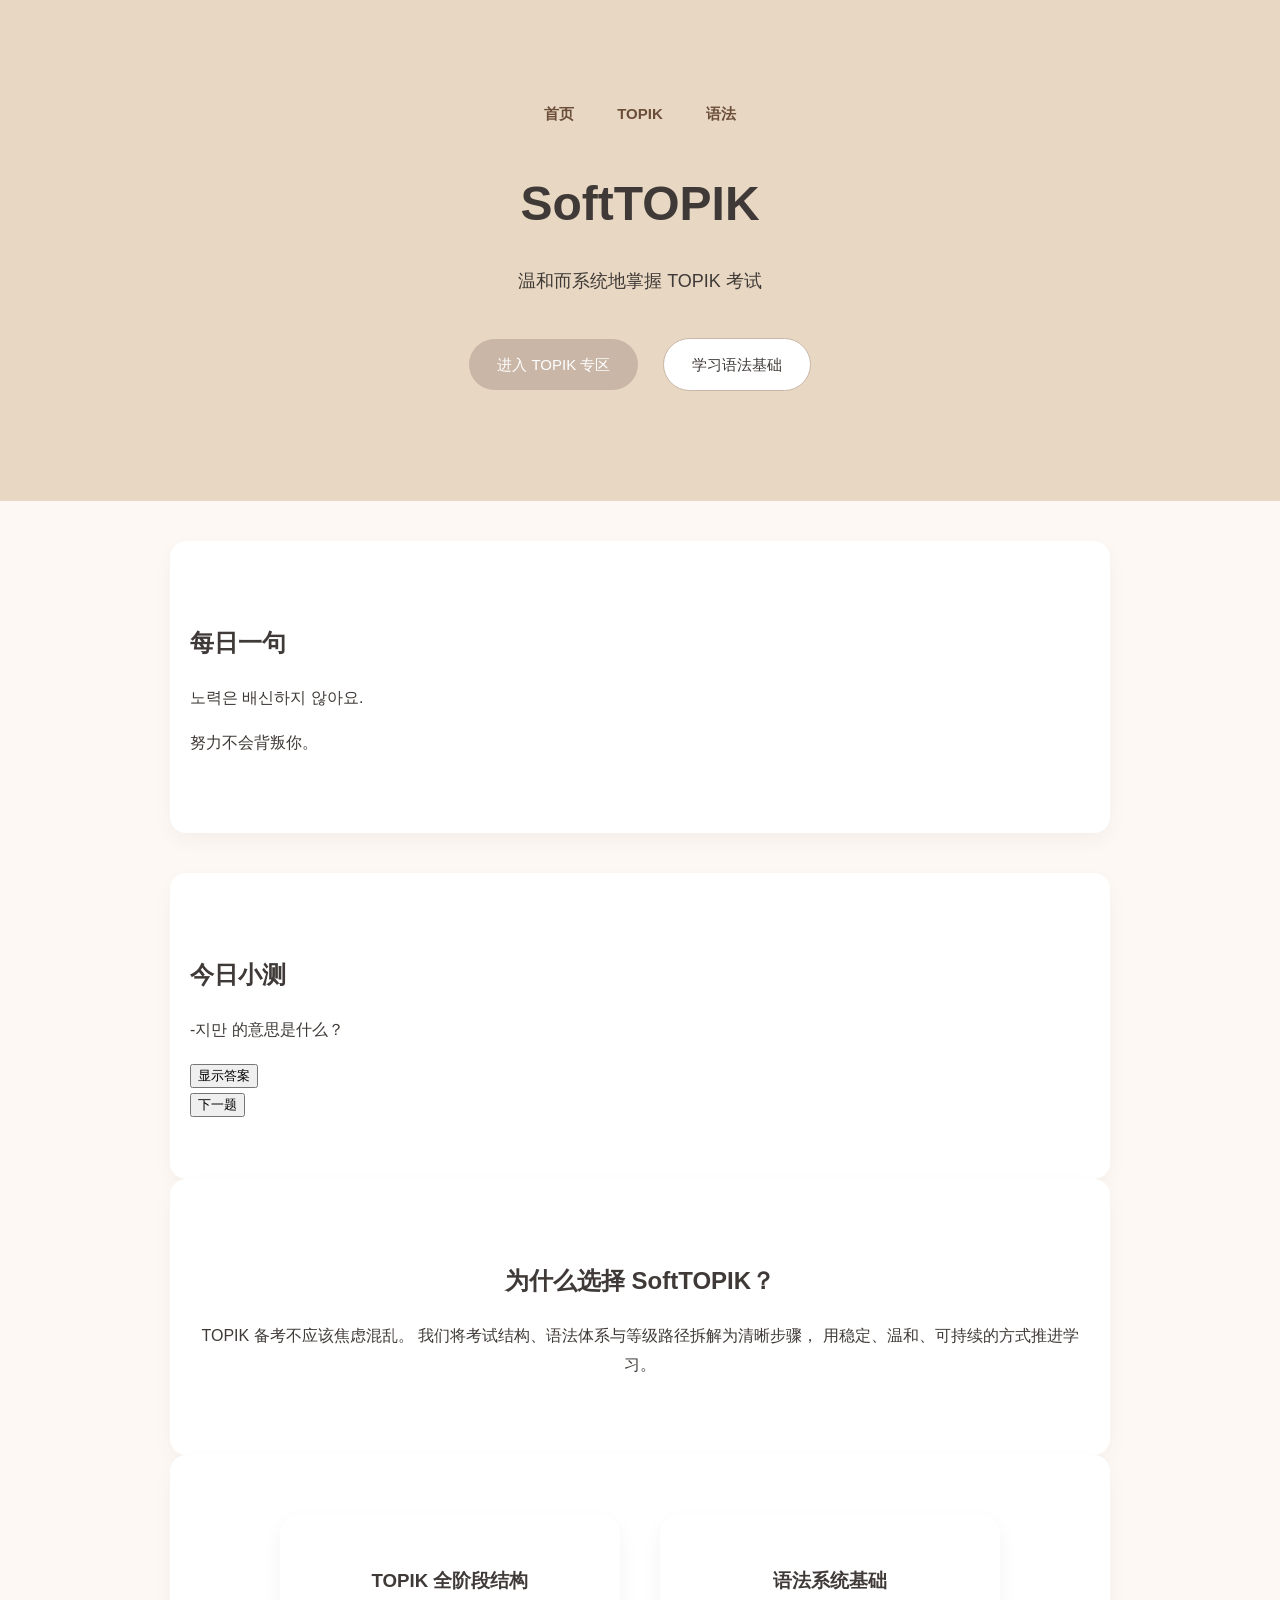
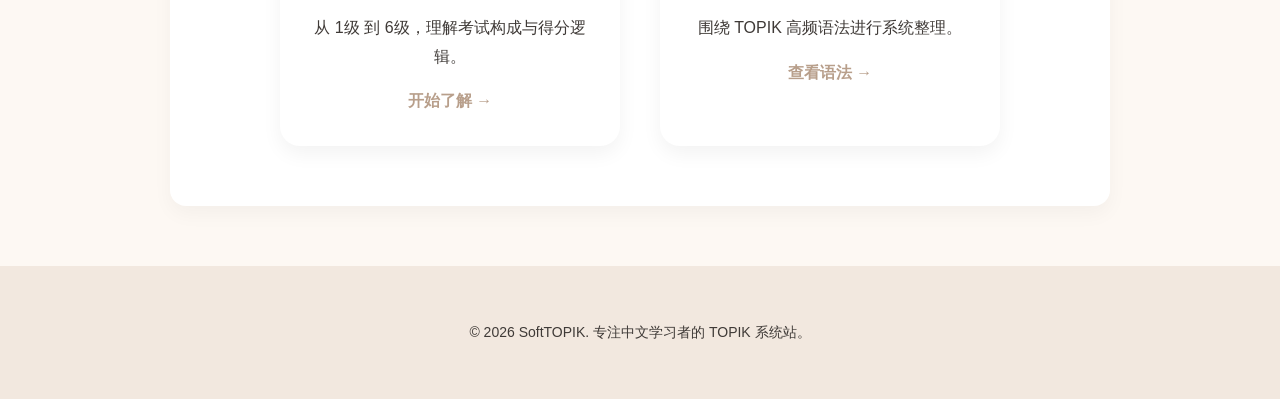
<file: index.html>
<!DOCTYPE html>
<html lang="zh">
<head>
    <meta charset="UTF-8">
    <title>SoftTOPIK | TOPIK考试系统学习站</title>
    <meta name="description" content="SoftTOPIK 是一个面向中文学习者的 TOPIK 系统学习网站，包含考试结构解析与语法基础讲解。">
    <meta name="viewport" content="width=device-width, initial-scale=1.0">
    <link rel="stylesheet" href="style.css">
</head>

<body>

<header class="hero">
    <nav class="top-nav">
        <a href="index.html">首页</a>
        <a href="topik.html">TOPIK</a>
        <a href="grammar.html">语法</a>
    </nav>

    <h1>SoftTOPIK</h1>
    <p class="subtitle">温和而系统地掌握 TOPIK 考试</p>

    <div class="buttons">
        <a href="topik.html" class="btn">进入 TOPIK 专区</a>
        <a href="grammar.html" class="btn secondary">学习语法基础</a>
    </div>
</header>

<!-- 每日一句 -->
<section>
    <h2>每日一句</h2>
    <p id="korean-sentence"></p>
    <p id="chinese-translation"></p>
</section>

<!-- 今日小测 -->
<section>
    <h2>今日小测</h2>
    <p id="quiz-question"></p>
    <button onclick="showAnswer()">显示答案</button>
    <p id="quiz-answer" style="display:none;"></p>
    <br>
    <button onclick="nextQuiz()">下一题</button>
</section>

<section class="why">
    <h2>为什么选择 SoftTOPIK？</h2>
    <p>
        TOPIK 备考不应该焦虑混乱。  
        我们将考试结构、语法体系与等级路径拆解为清晰步骤，  
        用稳定、温和、可持续的方式推进学习。
    </p>
</section>

<section class="modules">
    <div class="card">
        <h3>TOPIK 全阶段结构</h3>
        <p>从 1级 到 6级，理解考试构成与得分逻辑。</p>
        <a href="topik.html">开始了解 →</a>
    </div>

    <div class="card">
        <h3>语法系统基础</h3>
        <p>围绕 TOPIK 高频语法进行系统整理。</p>
        <a href="grammar.html">查看语法 →</a>
    </div>
</section>

<footer>
    <p>© 2026 SoftTOPIK. 专注中文学习者的 TOPIK 系统站。</p>
</footer>

<script>
// ===== 每日一句 =====
const sentences = [
    { ko: "오늘은 날씨가 좋아요.", zh: "今天天气很好。" },
    { ko: "저는 한국어를 공부해요.", zh: "我在学习韩语。" },
    { ko: "천천히 가도 괜찮아요.", zh: "慢慢来也没关系。" },
    { ko: "포기하지 마세요.", zh: "不要放弃。" },
    { ko: "노력은 배신하지 않아요.", zh: "努力不会背叛你。" }
];

const randomIndex = Math.floor(Math.random() * sentences.length);
document.getElementById("korean-sentence").innerText = sentences[randomIndex].ko;
document.getElementById("chinese-translation").innerText = sentences[randomIndex].zh;


// ===== 今日小测 =====
const quizzes = [
    { q: "-지만 的意思是什么？", a: "表示“虽然...但是...”" },
    { q: "-기 때문에 表示什么？", a: "表示“因为...”" },
    { q: "-려고 하다 的意思？", a: "表示“打算做某事”" },
    { q: "-더라도 表示什么？", a: "表示“即使...”" }
];

let currentQuiz = 0;

function loadQuiz() {
    document.getElementById("quiz-question").innerText = quizzes[currentQuiz].q;
    document.getElementById("quiz-answer").innerText = quizzes[currentQuiz].a;
    document.getElementById("quiz-answer").style.display = "none";
}

function showAnswer() {
    document.getElementById("quiz-answer").style.display = "block";
}

function nextQuiz() {
    currentQuiz = (currentQuiz + 1) % quizzes.length;
    loadQuiz();
}

loadQuiz();
</script>

</body>
</html>
</file>
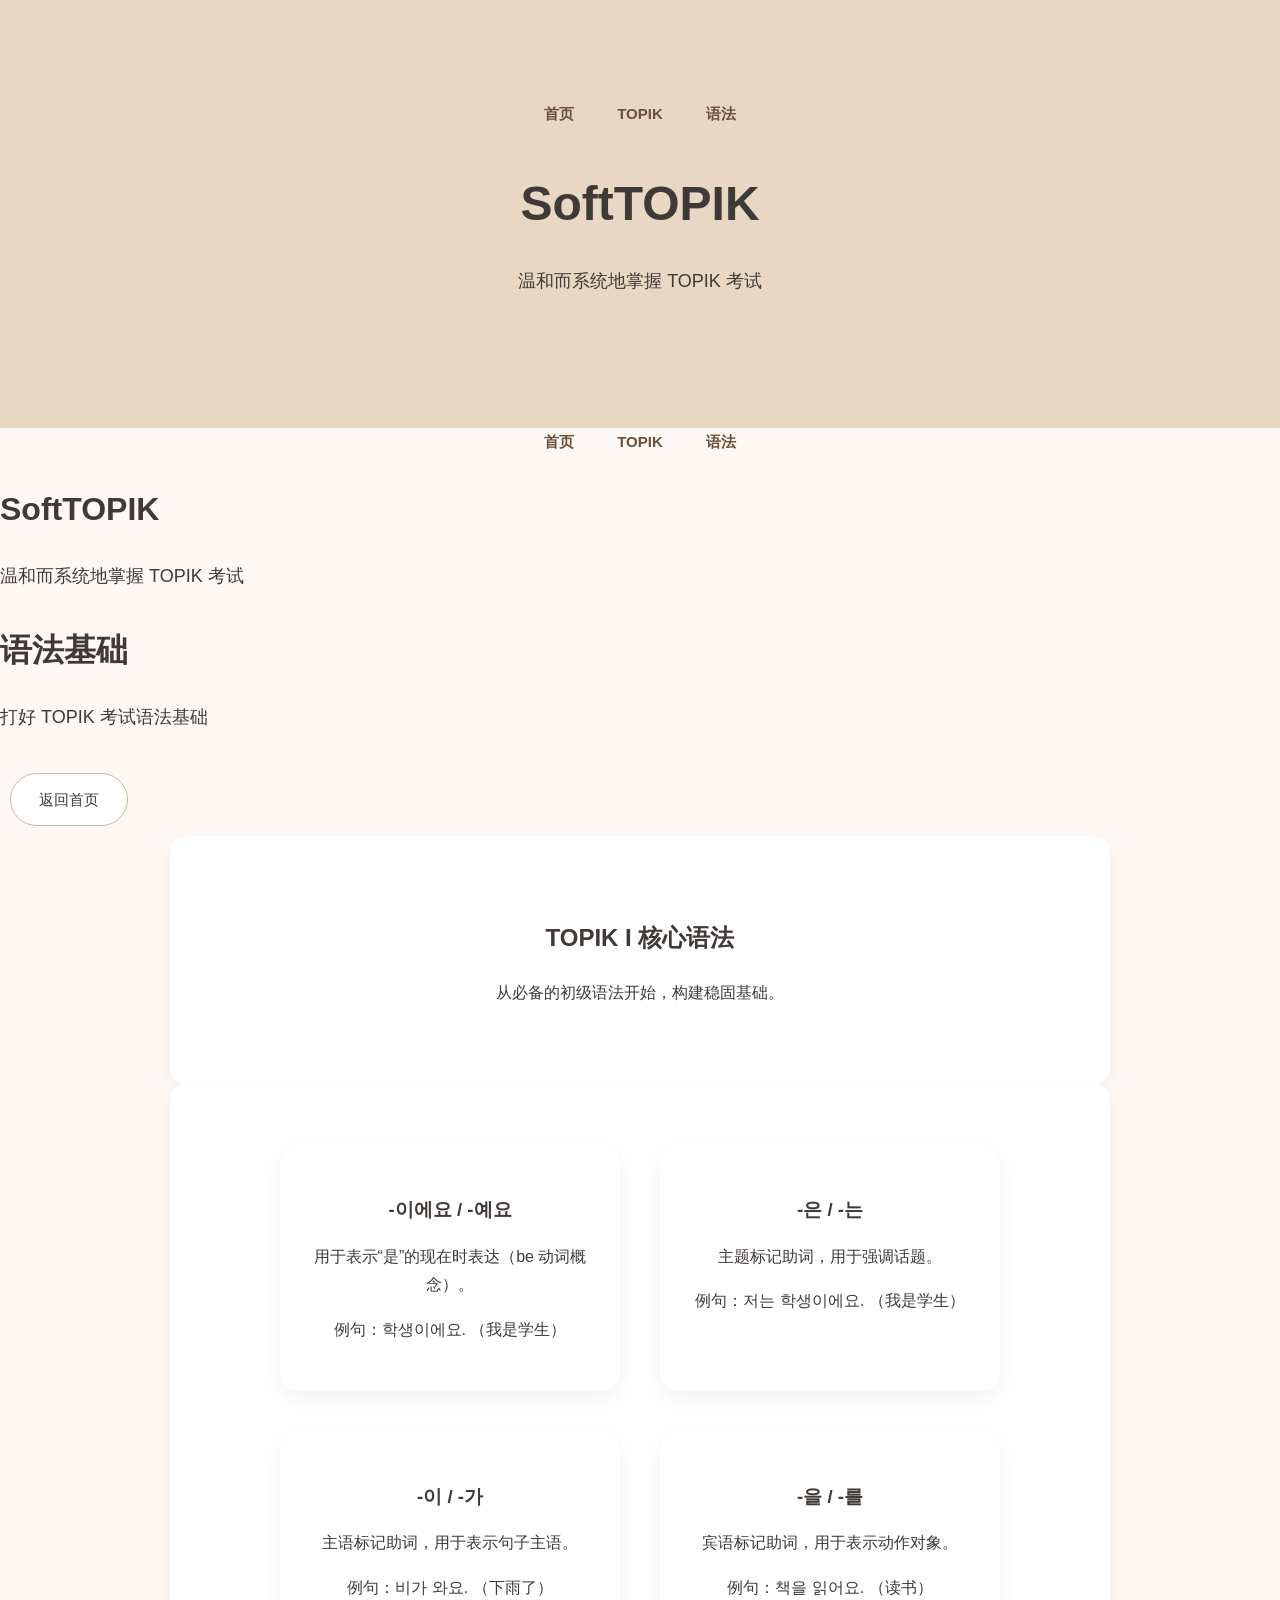
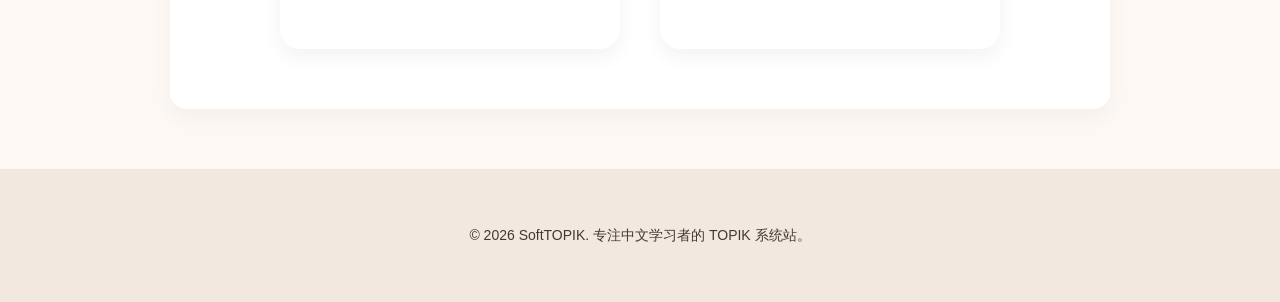
<file: grammar.html>
<!DOCTYPE html>
<html lang="zh">
<head>
    <meta charset="UTF-8">
    <title>语法基础 | SoftTOPIK</title>
    <meta name="description" content="SoftTOPIK 中文版语法基础，包含 TOPIK 高频语法解析和例句。">
    <meta name="viewport" content="width=device-width, initial-scale=1.0">
    <link rel="stylesheet" href="style.css">
</head>

<body>

<header class="hero">
    <nav class="top-nav">
        <a href="index.html">首页</a>
        <a href="topik.html">TOPIK</a>
        <a href="grammar.html">语法</a>
    </nav>

    <h1>SoftTOPIK</h1>
    <p class="subtitle">温和而系统地掌握 TOPIK 考试</p>
</header>
    <nav class="top-nav">
        <a href="index.html">首页</a>
        <a href="topik.html">TOPIK</a>
        <a href="grammar.html">语法</a>
    </nav>
    <h1>SoftTOPIK</h1>
    <p class="subtitle">温和而系统地掌握 TOPIK 考试</p>
</header>
    <h1>语法基础</h1>
    <p class="subtitle">打好 TOPIK 考试语法基础</p>
    <div class="buttons">
        <a href="index.html" class="btn secondary">返回首页</a>
    </div>
</header>

<section class="why">
    <h2>TOPIK I 核心语法</h2>
    <p>从必备的初级语法开始，构建稳固基础。</p>
</section>

<section class="modules">

    <div class="card">
        <h3>-이에요 / -예요</h3>
        <p>用于表示“是”的现在时表达（be 动词概念）。</p>
        <p>例句：학생이에요. （我是学生）</p>
    </div>

    <div class="card">
        <h3>-은 / -는</h3>
        <p>主题标记助词，用于强调话题。</p>
        <p>例句：저는 학생이에요. （我是学生）</p>
    </div>

    <div class="card">
        <h3>-이 / -가</h3>
        <p>主语标记助词，用于表示句子主语。</p>
        <p>例句：비가 와요. （下雨了）</p>
    </div>

    <div class="card">
        <h3>-을 / -를</h3>
        <p>宾语标记助词，用于表示动作对象。</p>
        <p>例句：책을 읽어요. （读书）</p>
    </div>

</section>

<footer>
    <p>© 2026 SoftTOPIK. 专注中文学习者的 TOPIK 系统站。</p>
</footer>

</body>
</html>
</file>
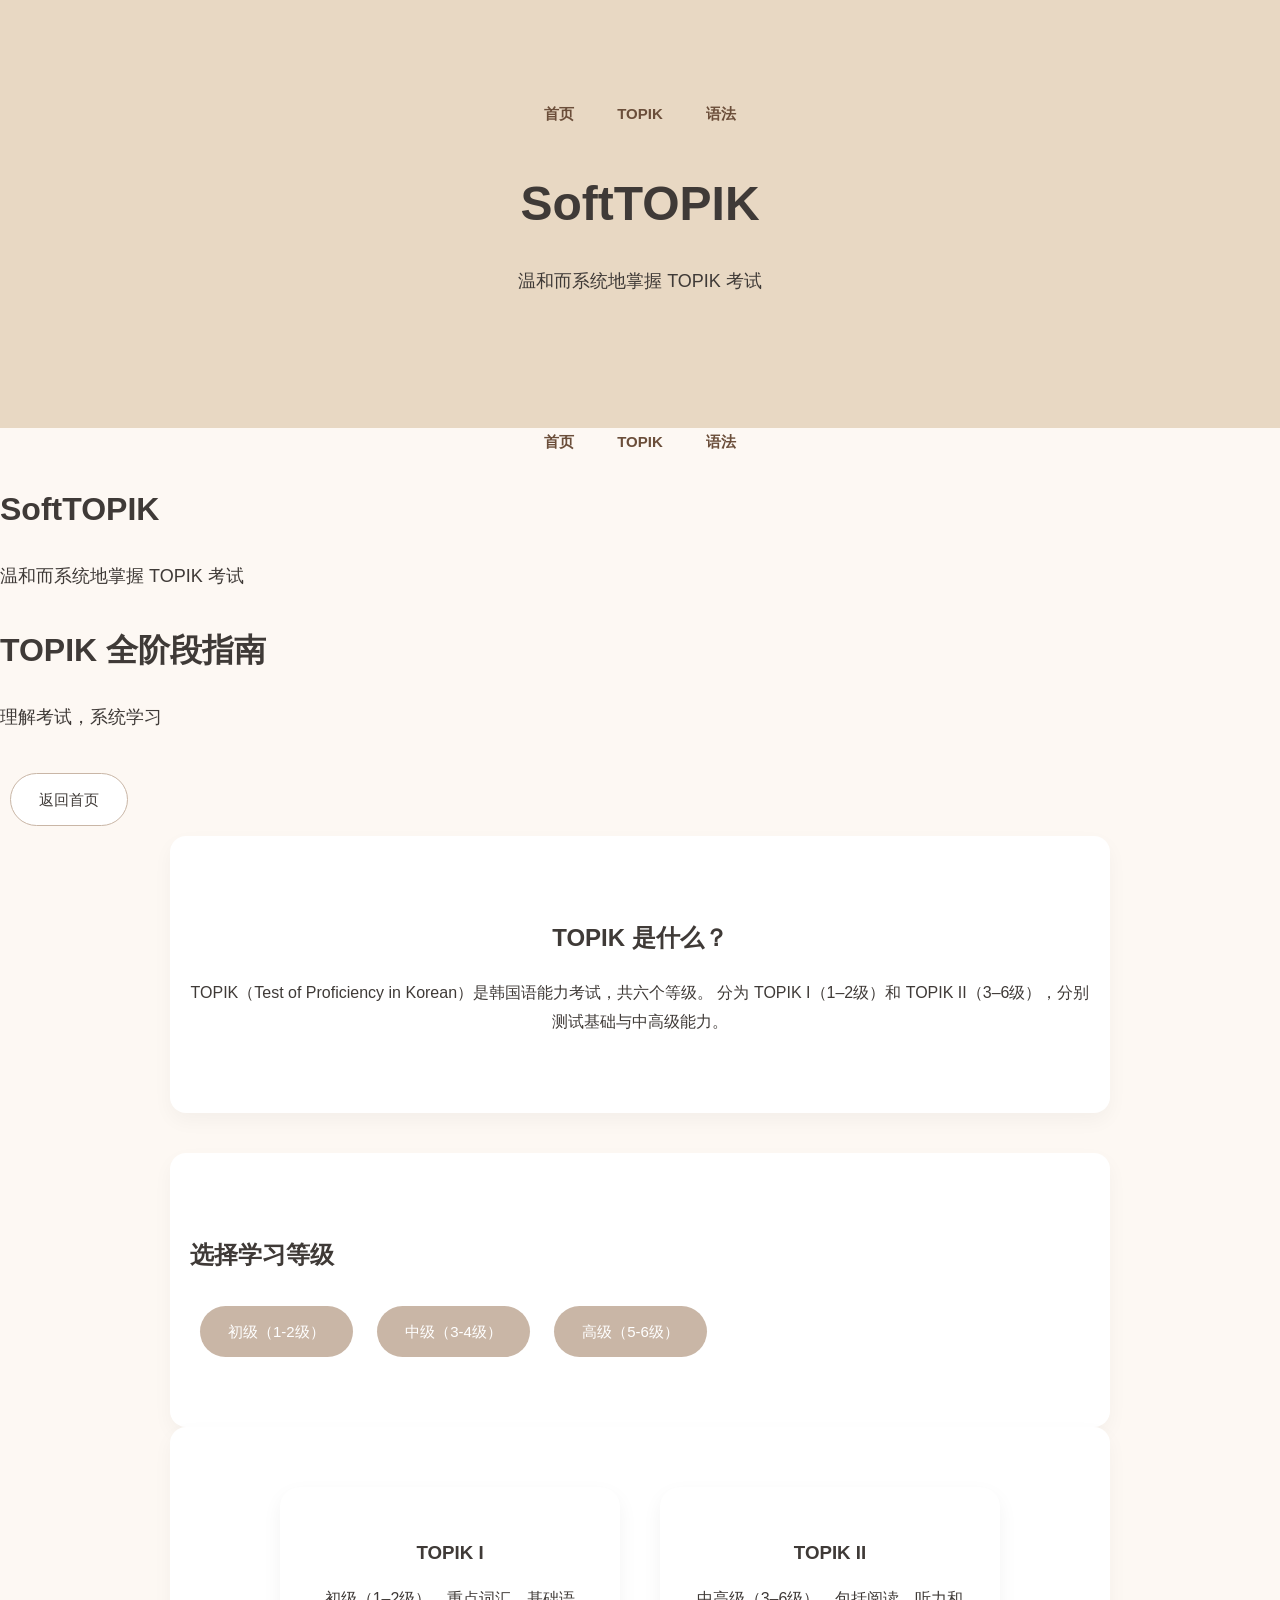
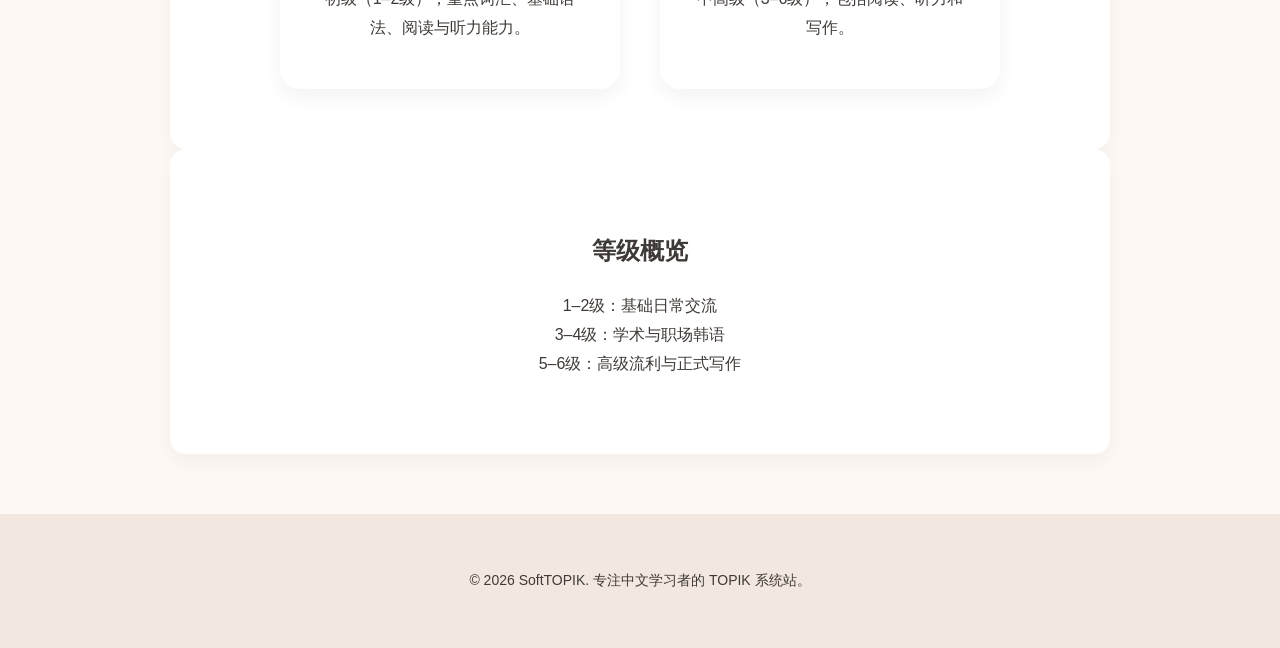
<file: topik.html>
<!DOCTYPE html>
<html lang="zh">
<head>
    <meta charset="UTF-8">
    <title>TOPIK 全阶段指南 | SoftTOPIK</title>
    <meta name="description" content="SoftTOPIK 中文版 TOPIK 全阶段考试指南，从 1 级到 6 级，解析考试结构、得分与备考策略。">
    <meta name="viewport" content="width=device-width, initial-scale=1.0">
    <link rel="stylesheet" href="style.css">
</head>

<body>

<header class="hero">
    <nav class="top-nav">
        <a href="index.html">首页</a>
        <a href="topik.html">TOPIK</a>
        <a href="grammar.html">语法</a>
    </nav>

    <h1>SoftTOPIK</h1>
    <p class="subtitle">温和而系统地掌握 TOPIK 考试</p>
</header>
    <nav class="top-nav">
        <a href="index.html">首页</a>
        <a href="topik.html">TOPIK</a>
        <a href="grammar.html">语法</a>
    </nav>
    <h1>SoftTOPIK</h1>
    <p class="subtitle">温和而系统地掌握 TOPIK 考试</p>
</header>
    <h1>TOPIK 全阶段指南</h1>
    <p class="subtitle">理解考试，系统学习</p>
    <div class="buttons">
        <a href="index.html" class="btn secondary">返回首页</a>
    </div>
</header>

<section class="why">
    <h2>TOPIK 是什么？</h2>
    <p>
        TOPIK（Test of Proficiency in Korean）是韩国语能力考试，共六个等级。  
        分为 TOPIK I（1–2级）和 TOPIK II（3–6级），分别测试基础与中高级能力。
    </p>
</section>

<section>
    <h2>选择学习等级</h2>
    <div class="buttons">
        <a href="content/beginner.html" class="btn">初级（1-2级）</a>
        <a href="content/intermediate.html" class="btn">中级（3-4级）</a>
        <a href="content/advanced.html" class="btn">高级（5-6级）</a>
    </div>
</section>
    
<section class="modules">

    <div class="card">
        <h3>TOPIK I</h3>
        <p>初级（1–2级），重点词汇、基础语法、阅读与听力能力。</p>
    </div>

    <div class="card">
        <h3>TOPIK II</h3>
        <p>中高级（3–6级），包括阅读、听力和写作。</p>
    </div>

</section>

<section class="why">
    <h2>等级概览</h2>
    <p>
        1–2级：基础日常交流  
        <br>
        3–4级：学术与职场韩语  
        <br>
        5–6级：高级流利与正式写作
    </p>
</section>

<footer>
    <p>© 2026 SoftTOPIK. 专注中文学习者的 TOPIK 系统站。</p>
</footer>

</body>
</html>
</file>
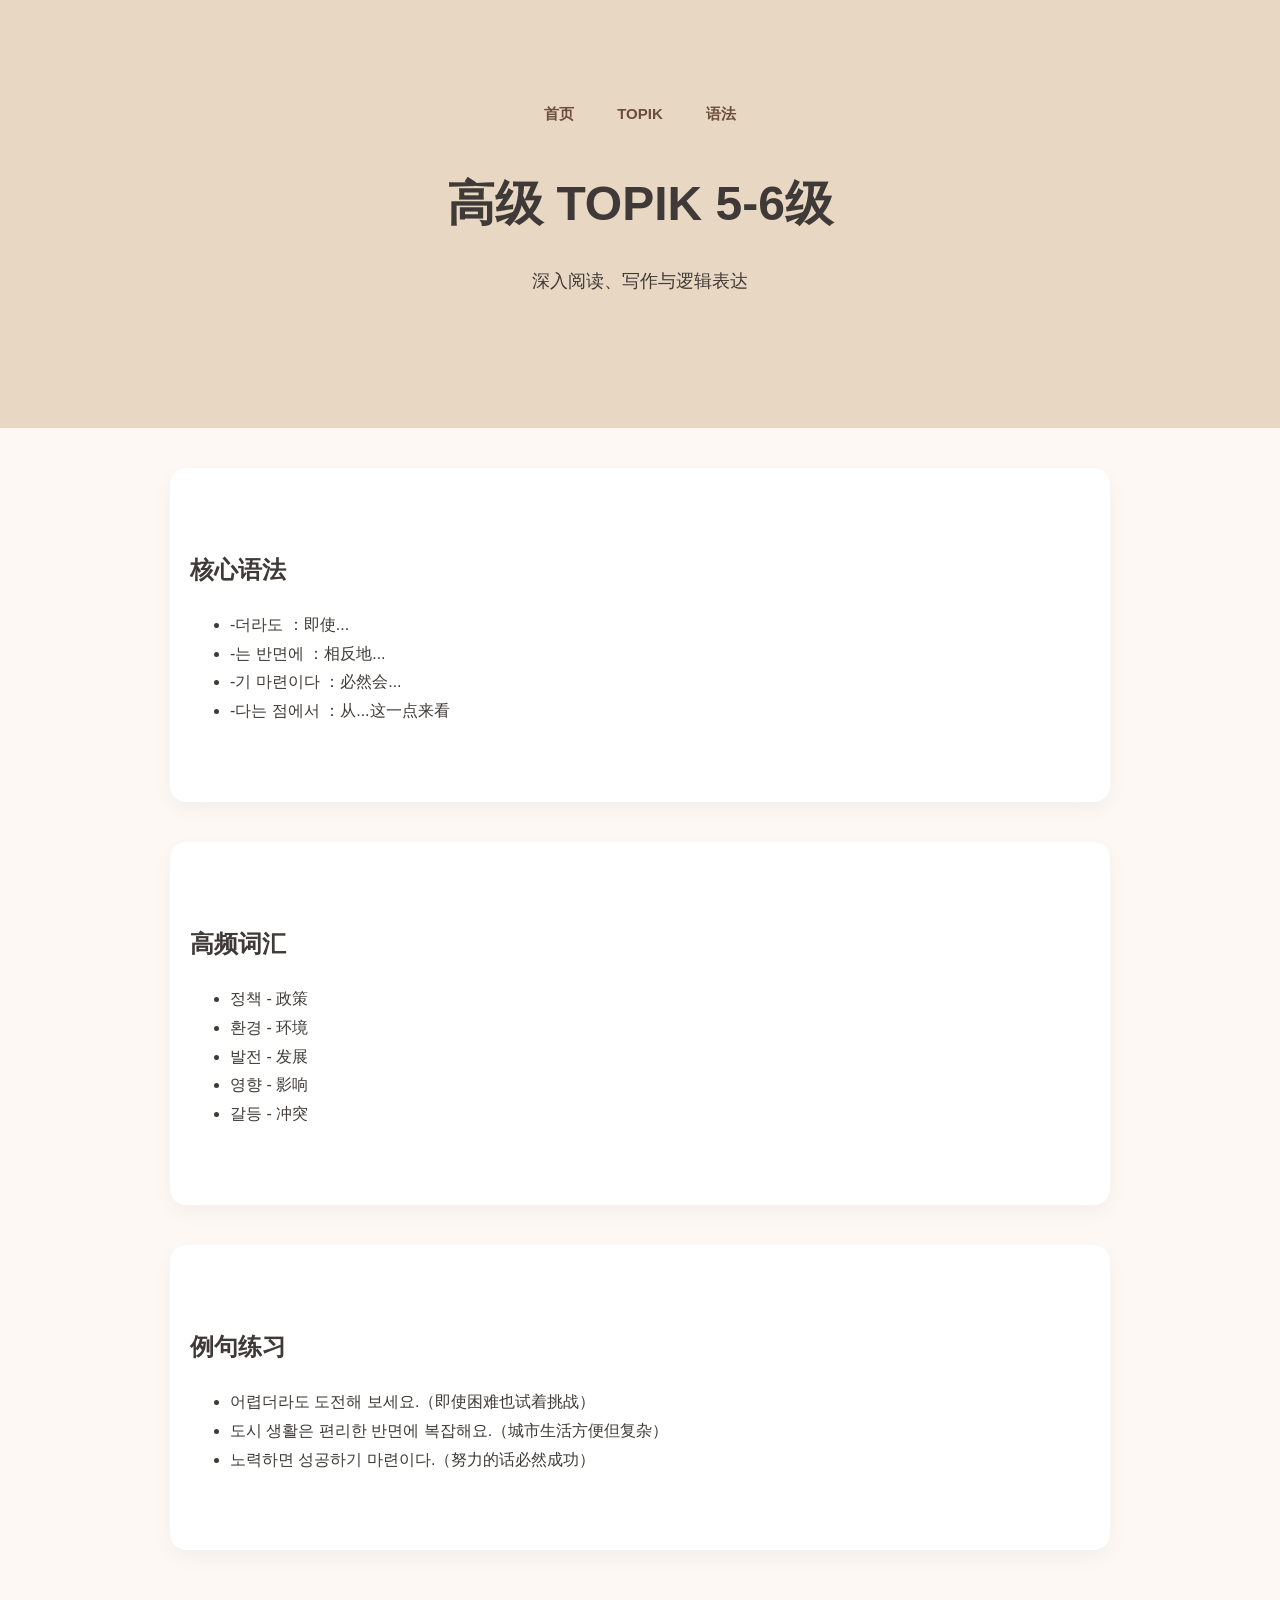
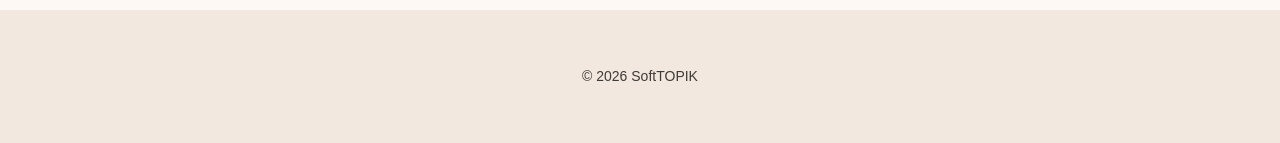
<file: content/advanced.html>
<!DOCTYPE html>
<html lang="zh">
<head>
    <meta charset="UTF-8">
    <title>高级（5-6级）学习 | SoftTOPIK</title>
    <link rel="stylesheet" href="../style.css">
</head>
<body>

<header class="hero">
    <nav class="top-nav">
        <a href="../index.html">首页</a>
        <a href="../topik.html">TOPIK</a>
        <a href="../grammar.html">语法</a>
    </nav>
    <h1>高级 TOPIK 5-6级</h1>
    <p class="subtitle">深入阅读、写作与逻辑表达</p>
</header>

<section>
    <h2>核心语法</h2>
    <ul>
        <li>-더라도 ：即使...</li>
        <li>-는 반면에 ：相反地...</li>
        <li>-기 마련이다 ：必然会...</li>
        <li>-다는 점에서 ：从...这一点来看</li>
    </ul>
</section>

<section>
    <h2>高频词汇</h2>
    <ul>
        <li>정책 - 政策</li>
        <li>환경 - 环境</li>
        <li>발전 - 发展</li>
        <li>영향 - 影响</li>
        <li>갈등 - 冲突</li>
    </ul>
</section>

<section>
    <h2>例句练习</h2>
    <ul>
        <li>어렵더라도 도전해 보세요.（即使困难也试着挑战）</li>
        <li>도시 생활은 편리한 반면에 복잡해요.（城市生活方便但复杂）</li>
        <li>노력하면 성공하기 마련이다.（努力的话必然成功）</li>
    </ul>
</section>

<footer>
    <p>© 2026 SoftTOPIK</p>
</footer>

</body>
</html>
</file>
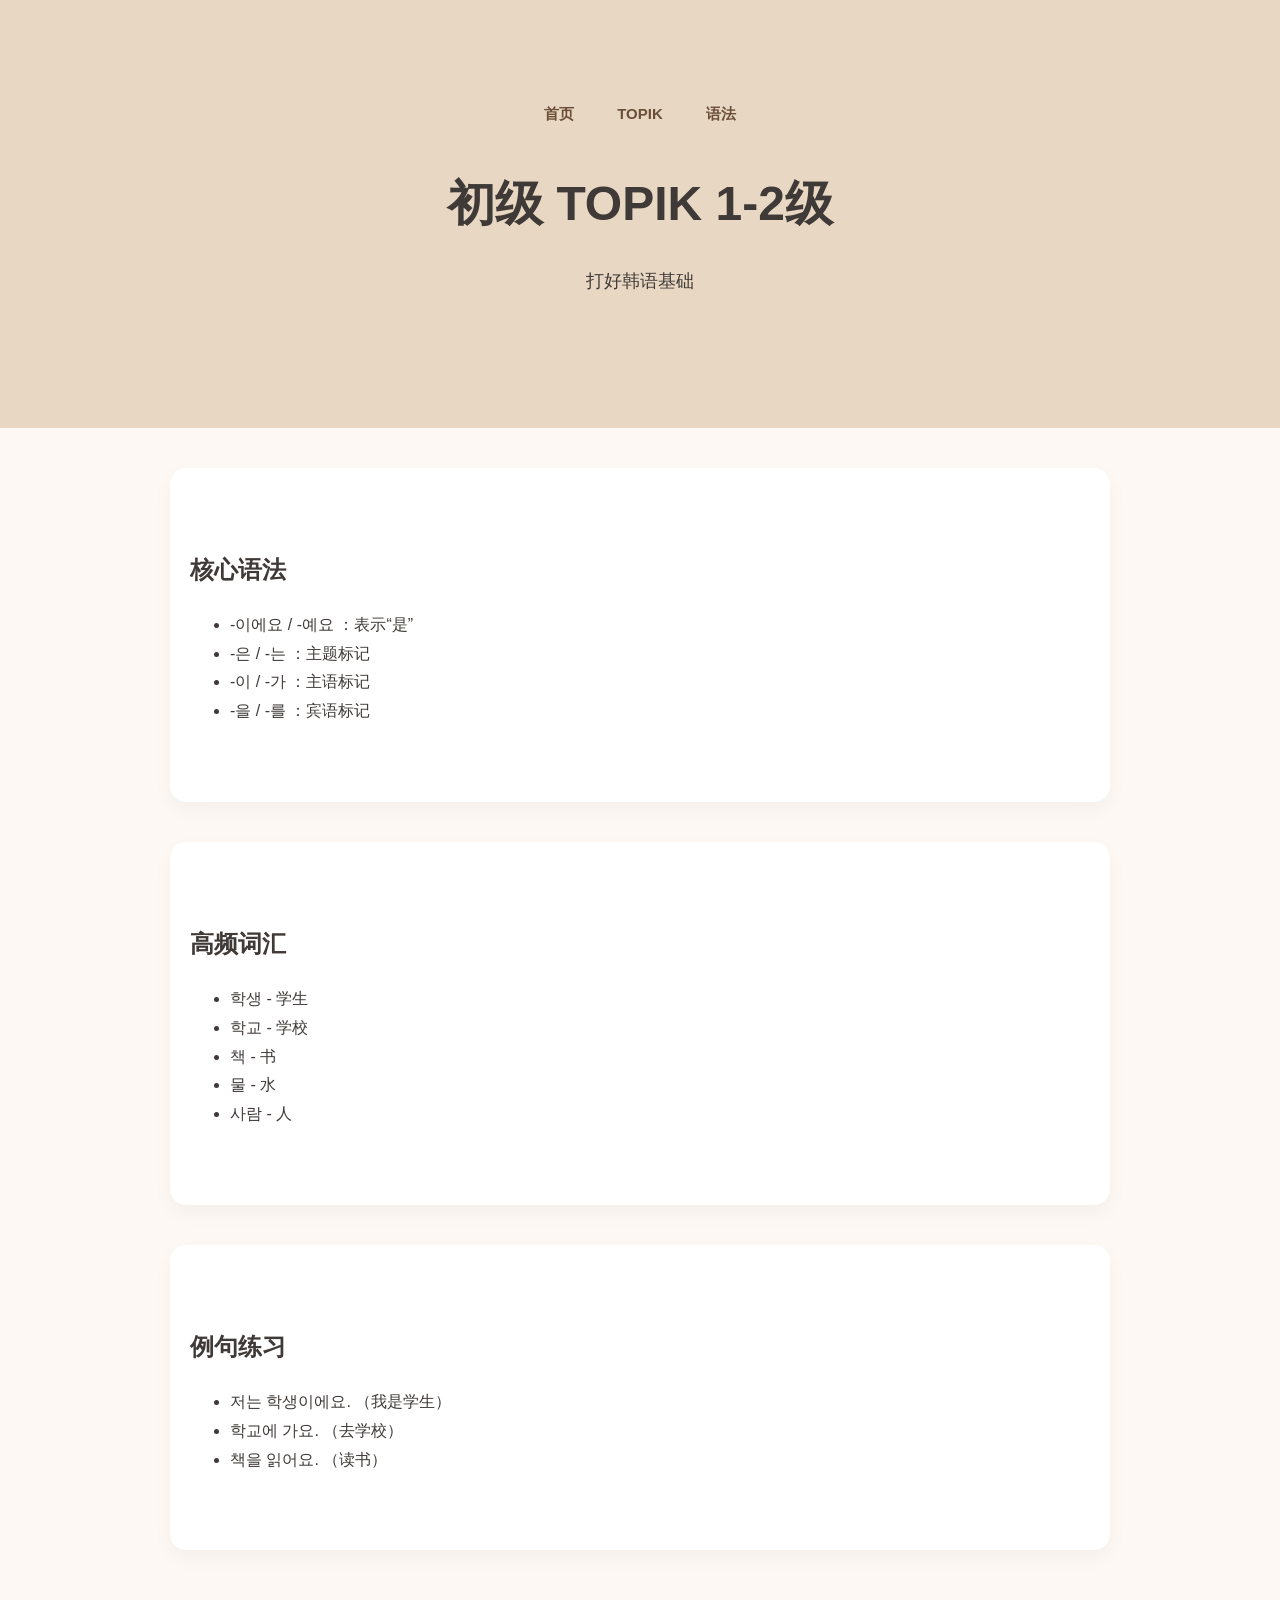
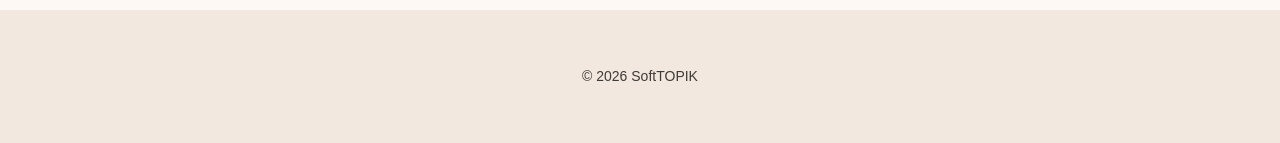
<file: content/beginner.html>
<!DOCTYPE html>
<html lang="zh">
<head>
    <meta charset="UTF-8">
    <title>初级（1-2级）学习 | SoftTOPIK</title>
    <link rel="stylesheet" href="../style.css">
</head>
<body>

<header class="hero">
    <nav class="top-nav">
        <a href="../index.html">首页</a>
        <a href="../topik.html">TOPIK</a>
        <a href="../grammar.html">语法</a>
    </nav>
    <h1>初级 TOPIK 1-2级</h1>
    <p class="subtitle">打好韩语基础</p>
</header>

<section>
    <h2>核心语法</h2>
    <ul>
        <li>-이에요 / -예요 ：表示“是”</li>
        <li>-은 / -는 ：主题标记</li>
        <li>-이 / -가 ：主语标记</li>
        <li>-을 / -를 ：宾语标记</li>
    </ul>
</section>

<section>
    <h2>高频词汇</h2>
    <ul>
        <li>학생 - 学生</li>
        <li>학교 - 学校</li>
        <li>책 - 书</li>
        <li>물 - 水</li>
        <li>사람 - 人</li>
    </ul>
</section>

<section>
    <h2>例句练习</h2>
    <ul>
        <li>저는 학생이에요. （我是学生）</li>
        <li>학교에 가요. （去学校）</li>
        <li>책을 읽어요. （读书）</li>
    </ul>
</section>

<footer>
    <p>© 2026 SoftTOPIK</p>
</footer>

</body>
</html>
</file>
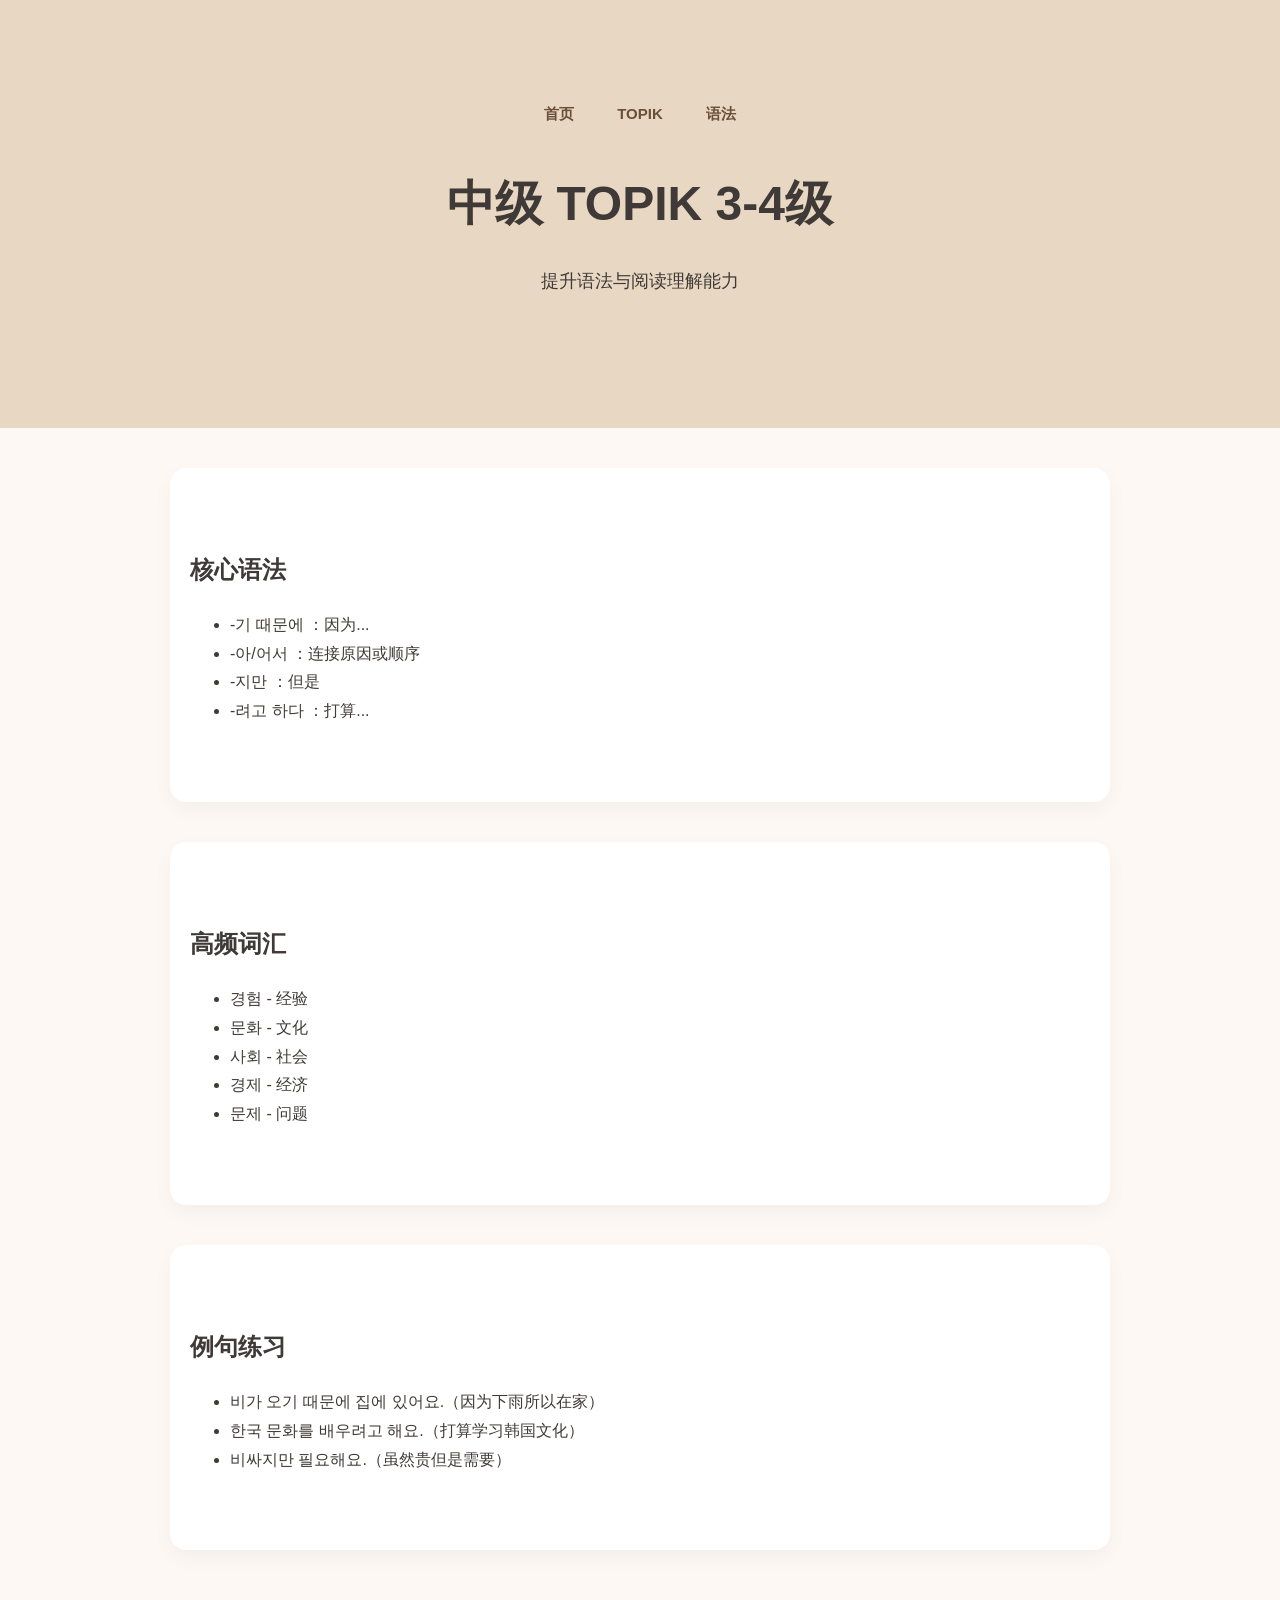
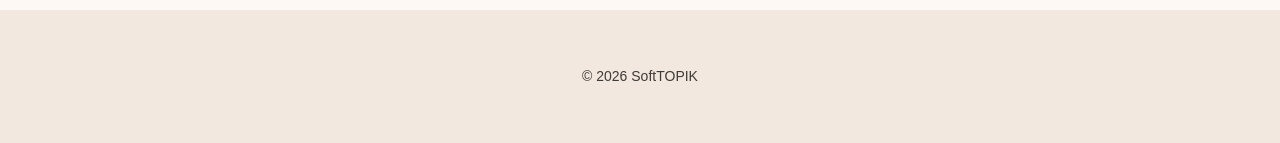
<file: content/intermediate.html>
<!DOCTYPE html>
<html lang="zh">
<head>
    <meta charset="UTF-8">
    <title>中级（3-4级）学习 | SoftTOPIK</title>
    <link rel="stylesheet" href="../style.css">
</head>
<body>

<header class="hero">
    <nav class="top-nav">
        <a href="../index.html">首页</a>
        <a href="../topik.html">TOPIK</a>
        <a href="../grammar.html">语法</a>
    </nav>
    <h1>中级 TOPIK 3-4级</h1>
    <p class="subtitle">提升语法与阅读理解能力</p>
</header>

<section>
    <h2>核心语法</h2>
    <ul>
        <li>-기 때문에 ：因为...</li>
        <li>-아/어서 ：连接原因或顺序</li>
        <li>-지만 ：但是</li>
        <li>-려고 하다 ：打算...</li>
    </ul>
</section>

<section>
    <h2>高频词汇</h2>
    <ul>
        <li>경험 - 经验</li>
        <li>문화 - 文化</li>
        <li>사회 - 社会</li>
        <li>경제 - 经济</li>
        <li>문제 - 问题</li>
    </ul>
</section>

<section>
    <h2>例句练习</h2>
    <ul>
        <li>비가 오기 때문에 집에 있어요.（因为下雨所以在家）</li>
        <li>한국 문화를 배우려고 해요.（打算学习韩国文化）</li>
        <li>비싸지만 필요해요.（虽然贵但是需要）</li>
    </ul>
</section>

<footer>
    <p>© 2026 SoftTOPIK</p>
</footer>

</body>
</html>
</file>
<file: style.css>
/* ===== 全站基础设置 ===== */

body {
    margin: 0;
    font-family: "Segoe UI", "Microsoft YaHei", sans-serif;
    background-color: #fdf8f3;
    color: #3f3a37;
    line-height: 1.8;
}

/* ===== 页面通用容器宽度控制 ===== */

section,
.modules,
.why {
    max-width: 900px;
    margin: 0 auto;
    padding: 60px 20px;
}

/* ===== Hero 区域 ===== */

.hero {
    text-align: center;
    padding: 100px 20px;
    background-color: #e8d8c3;
}

.hero h1 {
    font-size: 48px;
    margin-bottom: 10px;
}

.subtitle {
    font-size: 18px;
    margin-bottom: 30px;
}

/* ===== 按钮 ===== */

.buttons {
    margin-top: 20px;
}

.btn {
    display: inline-block;
    padding: 12px 28px;
    background-color: #c9b6a6;
    color: white;
    text-decoration: none;
    border-radius: 30px;
    margin: 10px;
    transition: 0.3s ease;
    font-size: 15px;
}

.btn:hover {
    background-color: #b89f8b;
}

.secondary {
    background-color: white;
    color: #3f3a37;
    border: 1px solid #c9b6a6;
}

.secondary:hover {
    background-color: #f2e8df;
}

/* ===== 通用模块卡片化（每日一句 & 小测） ===== */

section {
    background-color: white;
    border-radius: 16px;
    box-shadow: 0 8px 20px rgba(0,0,0,0.04);
    margin-top: 40px;
}

/* ===== 为什么选择模块 ===== */

.why {
    text-align: center;
}

/* ===== 模块卡片区域 ===== */

.modules {
    display: flex;
    justify-content: center;
    gap: 40px;
    flex-wrap: wrap;
}

.card {
    background-color: white;
    padding: 30px;
    border-radius: 20px;
    width: 280px;
    box-shadow: 0 8px 20px rgba(0,0,0,0.05);
    text-align: center;
    transition: 0.3s ease;
}

.card:hover {
    transform: translateY(-5px);
}

.card h3 {
    margin-bottom: 15px;
}

.card a {
    text-decoration: none;
    color: #b89f8b;
    font-weight: bold;
}

/* ===== 导航 ===== */

.top-nav {
    margin-bottom: 1.5rem;
    text-align: center;
}

.top-nav a {
    margin: 0 1.2rem;
    text-decoration: none;
    color: #6b4e3a;
    font-weight: bold;
    font-size: 15px;
}

.top-nav a:hover {
    text-decoration: underline;
}

/* ===== 页脚 ===== */

footer {
    text-align: center;
    padding: 40px 20px;
    background-color: #f2e8df;
    font-size: 14px;
    margin-top: 60px;
}
</file>
